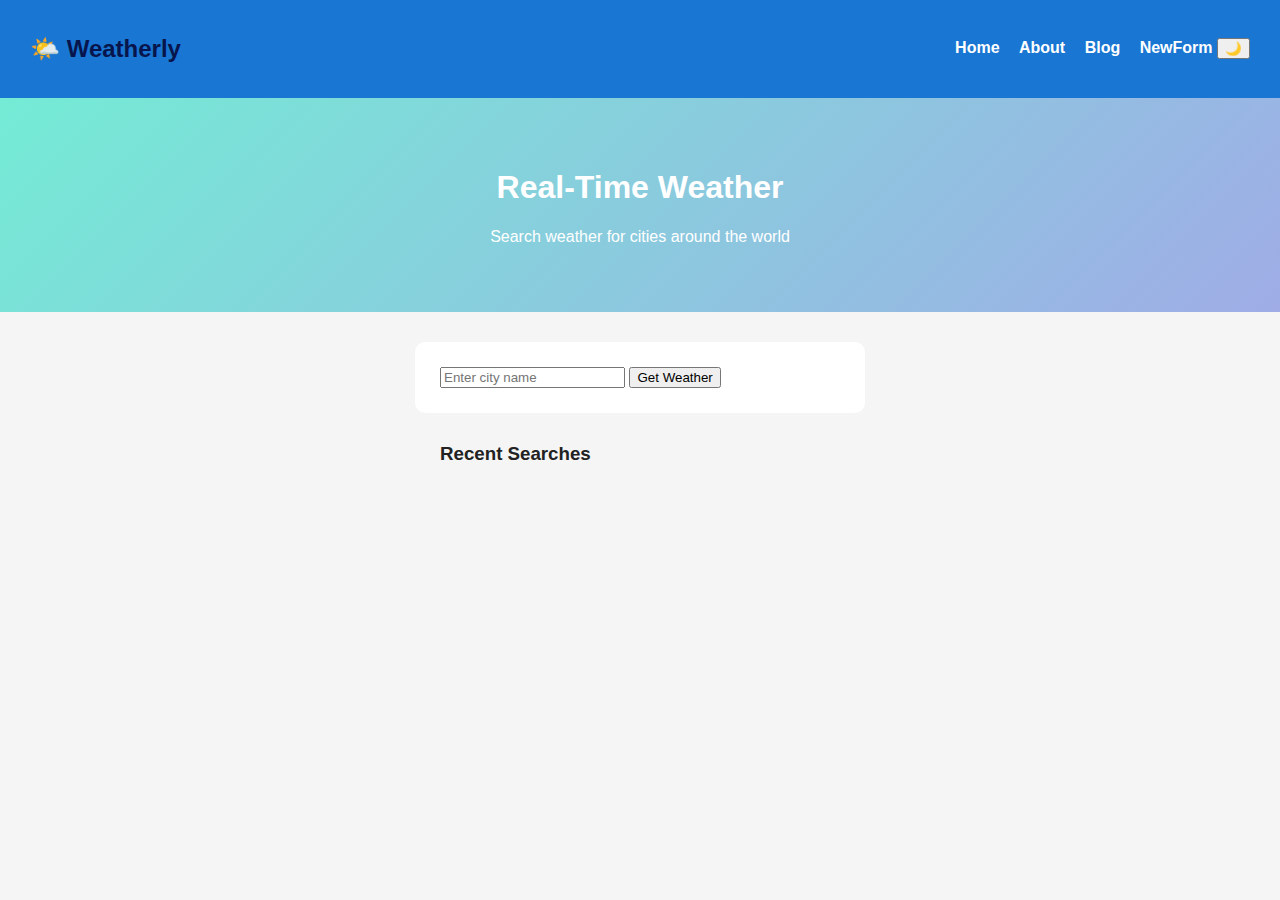
<file: index.html>
<!DOCTYPE html>
<html lang="en">
<head>
  <meta charset="UTF-8" />
  <title>Weatherly</title>
  <link rel="stylesheet" href="css/style.css" />
  <link rel="stylesheet" href="css/theme.css" />
</head>
<body class="light">

<header class="navbar">
  <h2>🌤️ Weatherly</h2>
  <nav>
    <a href="index.html">Home</a>
    <a href="about.html">About</a>
    <a href="blog.html">Blog</a>
    <a href="newform">NewForm</a>
    <button id="themeToggle">🌙</button>
  </nav>
</header>

<section class="hero">
  <h1>Real-Time Weather</h1>
  <p>Search weather for cities around the world</p>
</section>

<section class="weather-card">
  <input id="cityInput" placeholder="Enter city name" />
  <button id="searchBtn">Get Weather</button>

  <div id="weatherResult" class="result"></div>
</section>

<section class="recent">
  <h3>Recent Searches</h3>
  <ul id="recentCities"></ul>
</section>

<script src="js/storage.js"></script>
<script src="js/app.js"></script>
<script src="js/theme.js"></script>
</body>
</html>
</file>
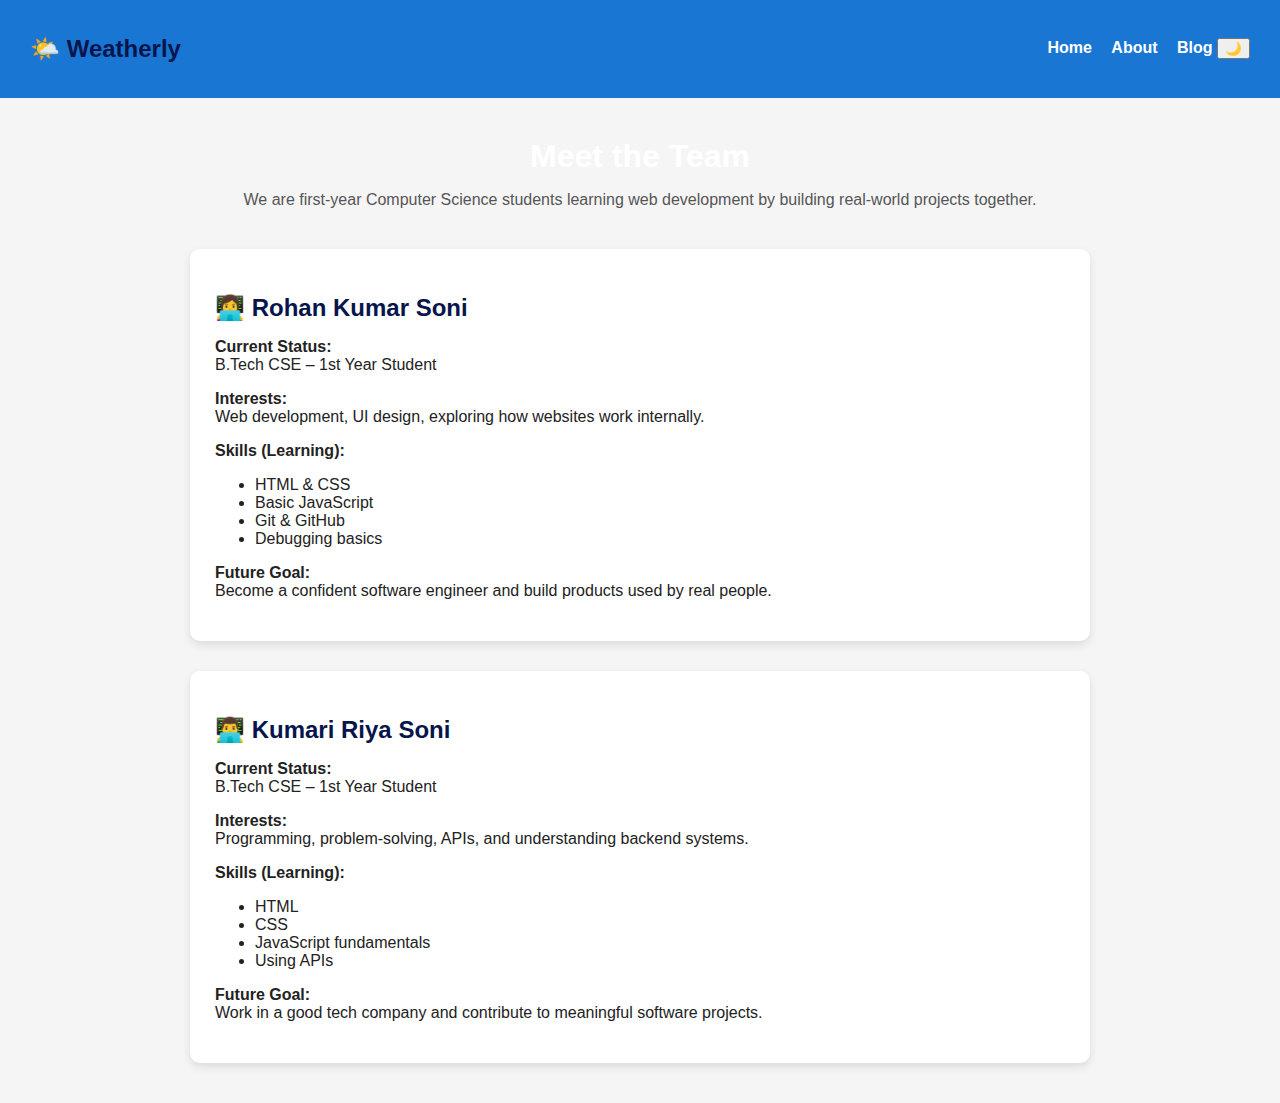
<file: about.html>
<!DOCTYPE html>
<html lang="en">
<head>
  <meta charset="UTF-8" />
  <title>About Us | Weatherly</title>
  <link rel="stylesheet" href="css/style.css" />
  <link rel="stylesheet" href="css/theme.css" />
</head>
<body class="light">

<header class="navbar">
  <h2>🌤️ Weatherly</h2>
  <nav>
    <a href="index.html">Home</a>
    <a href="about.html">About</a>
    <a href="blog.html">Blog</a>
    <button id="themeToggle">🌙</button>
  </nav>
</header>

<main class="about-container">

  <h1>Meet the Team</h1>
  <p class="about-intro">
    We are first-year Computer Science students learning web development by
    building real-world projects together.
  </p>

  <!-- ===== Space for Rohan ===== -->
  <section class="profile-card">
    <h2>👩‍💻 Rohan Kumar Soni </h2>

    <p>
      <strong>Current Status:</strong><br />
      B.Tech CSE – 1st Year Student
    </p>

    <p>
      <strong>Interests:</strong><br />
      Web development, UI design, exploring how websites work internally.
    </p>

    <p><strong>Skills (Learning):</strong></p>
    <ul>
      <li>HTML & CSS</li>
      <li>Basic JavaScript</li>
      <li>Git & GitHub</li>
      <li>Debugging basics</li>
    </ul>

    <p>
      <strong>Future Goal:</strong><br />
      Become a confident software engineer and build products used by real people.
    </p>
  </section>

  <!-- ===== Space for Riya ===== -->
  <section class="profile-card">
    <h2>👨‍💻 Kumari Riya Soni</h2>

    <p>
      <strong>Current Status:</strong><br />
      B.Tech CSE – 1st Year Student
    </p>

    <p>
      <strong>Interests:</strong><br />
      Programming, problem-solving, APIs, and understanding backend systems.
    </p>

    <p><strong>Skills (Learning):</strong></p>
    <ul>
      <li>HTML</li>
      <li>CSS</li>
      <li>JavaScript fundamentals</li>
      <li>Using APIs</li>
    </ul>

    <p>
      <strong>Future Goal:</strong><br />
      Work in a good tech company and contribute to meaningful software projects.
    </p>
  </section>

</main>

<script src="js/theme.js"></script>
</body>
</html>
</file>
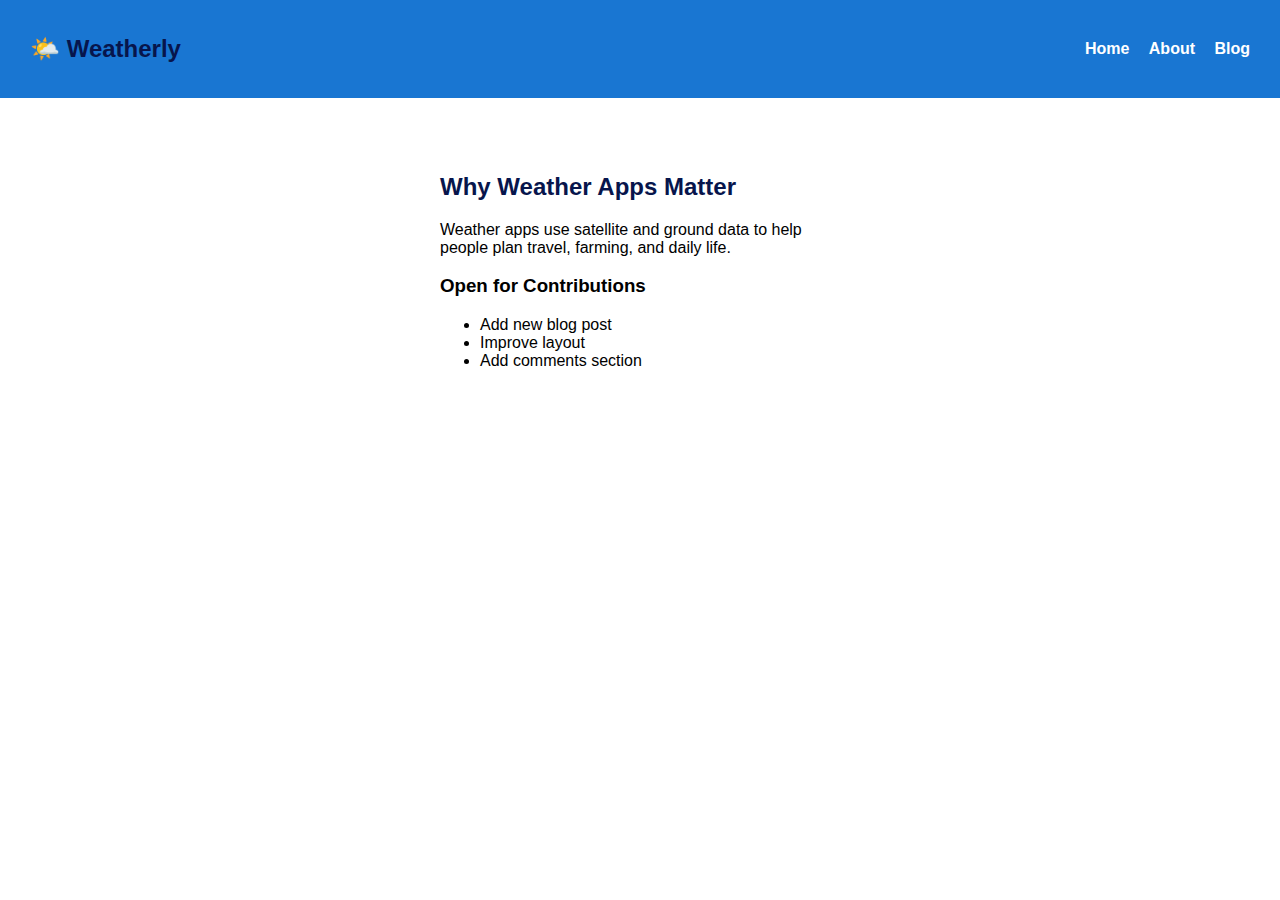
<file: blog.html>
<!DOCTYPE html>
<html lang="en">
<head>
  <meta charset="UTF-8" />
  <title>Blog | Weatherly</title>
  <link rel="stylesheet" href="css/style.css" />
</head>
<body>

<header class="navbar">
  <h2>🌤️ Weatherly</h2>
  <nav>
    <a href="index.html">Home</a>
    <a href="about.html">About</a>
    <a href="blog.html">Blog</a>
  </nav>
</header>

<main class="weather-card">
  <h2>Why Weather Apps Matter</h2>
  <p>
    Weather apps use satellite and ground data to help people plan travel,
    farming, and daily life.
  </p>

  <h3>Open for Contributions</h3>
  <ul>
    <li>Add new blog post</li>
    <li>Improve layout</li>
    <li>Add comments section</li>
  </ul>
</main>

</body>
</html>
</file>
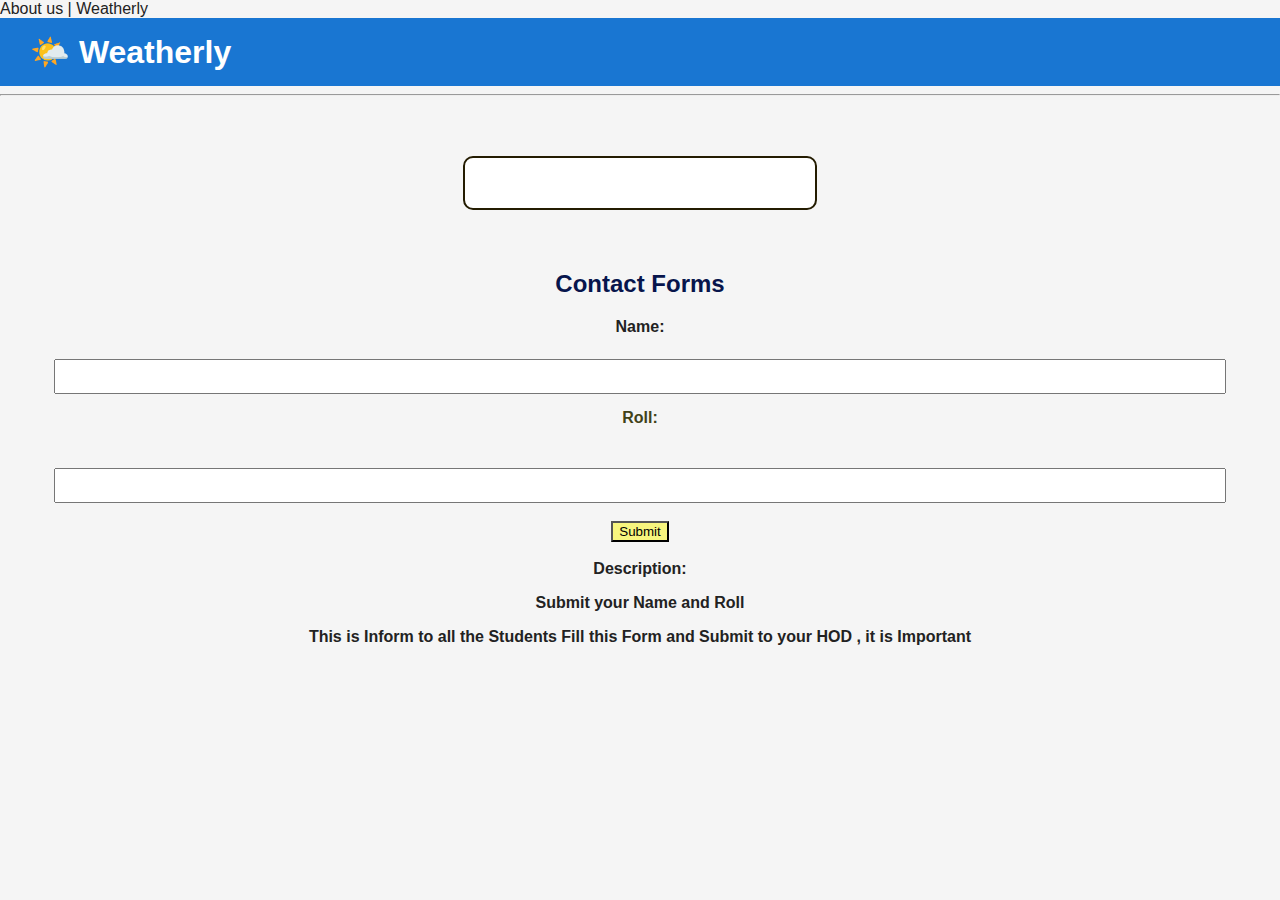
<file: form.html>
<!DOCTYPE html>
<html lang="en">
    <head>
        <meta charset="UTF-8"/>
        <tittle>About us | Weatherly</tittle>
        <link rel="stylesheet" href="css/style.css"/>
        <link rel="stylesheet" href="css/theme.css">
    </head>
<body class="light">

    <header class="navbar">
  <h1>🌤️ Weatherly</h1>
  </header><hr>
  <div class="center-box"></div>
    <h2><center>Contact Forms</center></h2>
    <form action="/action_page.php>"
        
    <label for="fname"><center><b>Name: </b></label>
    <br>
    <br>
    <input type="text" id="fname" name="fname" >
    <br>
    <label for="rname"><b>Roll: </b></label>
    <br>
    <br>
    <input type="text" id="rname" name="rname">
    <br><br>
    <input type="submit" value="Submit"></form><br><br>
</div>
    

    <strong>Description:<p>Submit your Name and Roll</p><p>This is Inform to all the Students Fill this 
        Form and Submit to your HOD , it is Important</p></center></strong>
    


</body>
</html>
</file>
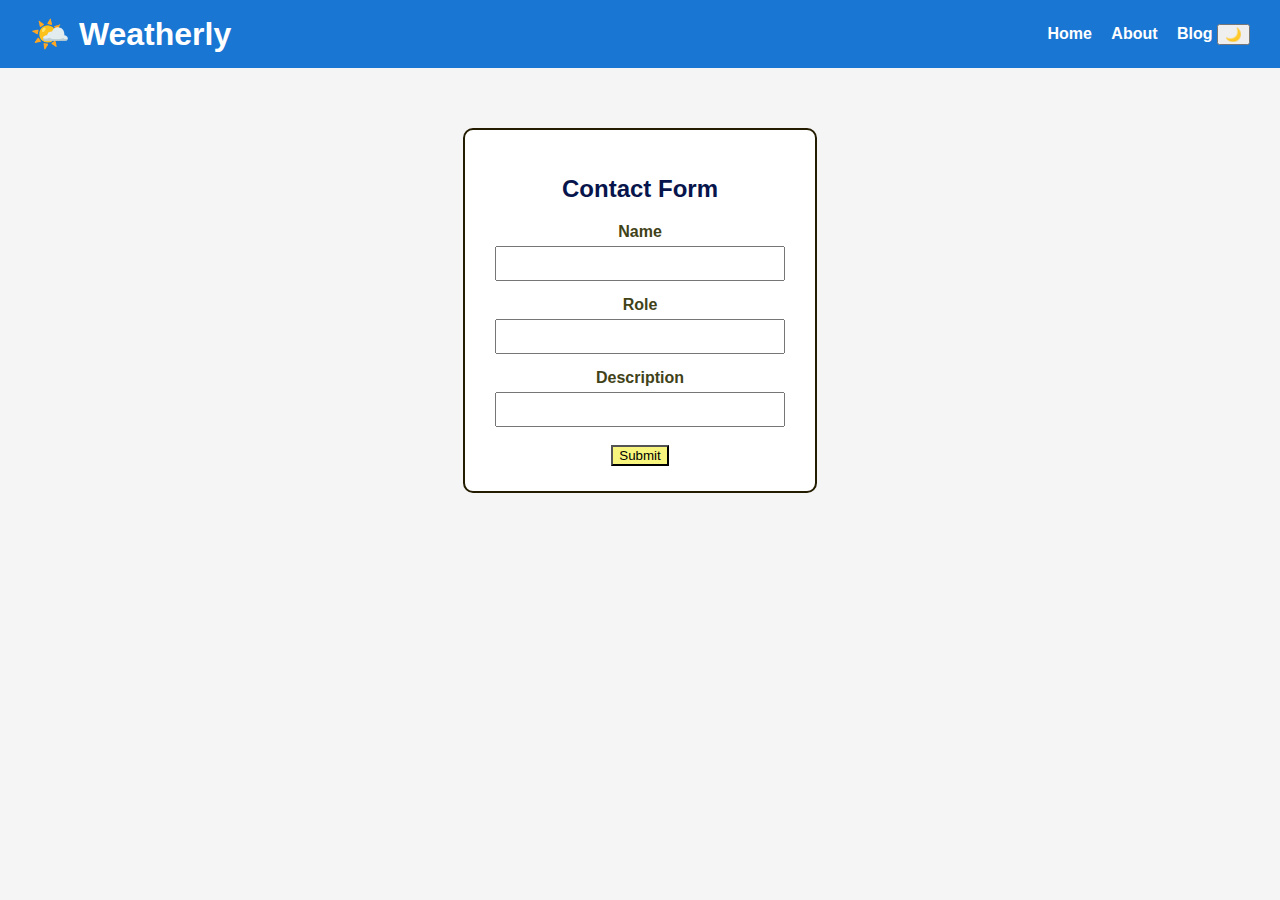
<file: newform.html>
<!DOCTYPE html>
<html lang="en">
<head>
  <meta charset="UTF-8" />
  <title>About Us | Weatherly</title>
  <link rel="stylesheet" href="css/style.css" />
  <link rel="stylesheet" href="css/theme.css" />
</head>

<body class="light">

  
<header class="navbar">
  <h1>🌤️ Weatherly</h1>

  <nav>
    <a href="index.html">Home</a>
    <a href="about.html">About</a>
    <a href="blog.html">Blog</a>
    <button id="themeToggle">🌙</button>
  </nav>
</header>
        
<div class="center-box"> 

<h2 class="form title">Contact Form</h2>

    <form action="/action_page.php">
        <label for="fname"><center>Name</label>
        <br>
        <input type="text" id="fname"
        name="fname"><br>
        <label for="lname">Role</label>
        
        <input type="text" id="lname"           
         name="lname"><br>
        <label for="Description">Description</label>
        
        <input type="text" id="Description"
        name="Description"><br><br>


        <input type="submit" value="Submit"></center>
    </form>
</div>
</body>
</html>
</file>
<file: css/style.css>
body {
  margin: 0;
  font-family: Arial, sans-serif;
}


.center-box {
    width: 200px;
    margin: auto;
    padding: 15px;
    border: 1px solid rgb(35, 178, 16);
    background: rgb(7, 3, 137);
    text-align: center;

}
body {
    font-family: Arial, sans-serif;
    margin: 0;
}

.navbar {
    color: rgb(163, 151, 151);
    padding: 15px 30px;
    display: flex;
    justify-content: space-between;
    align-items: center;
}

.navbar h1 {
    margin: 0;
}

.navbar a {
    color: white;
    text-decoration: none;
    margin-left: 20px;
    font-weight: bold;
}

.center-box {
    width: 300px;
    margin: 60px auto;
    padding: 25px;
    border: 2px solid #241c01;
    border-radius: 10px;
    background: white;
    text-align: center;
}

.form-title {
    margin-bottom: 20px;
}

form label {
    display: block;
    margin-top: 15px;
    font-weight: bold;
}

form input[type="text"] {
    width: 90%;
    padding: 8px;
    margin-top: 5px;
}

.submit-btn {
    margin-top: 20px;
    padding: 8px 15px;
    background-color: #c9a227;
    border: none;
    font-weight: bold;
    cursor: pointer;
}

.submit-btn:hover {
    background-color: #b38f1d;
}


.navbar {
  background: #1976d2;
  color: white;
  padding: 15px 30px;
  display: flex;
  justify-content: space-between;
}

h1 {
  color: white;
}
         
h2 {
  color: rgb(7, 21, 76);
  font-weight: bold;
}

label {
  color: rgb(65, 66, 24);
  font-weight: bold;
}

input[type="submit"] {
  background-color: rgb(247, 245, 126);
}


.navbar a {
  color: white;
  margin-left: 15px;
  text-decoration: none;
}

.hero {
  padding: 50px;
  text-align: center;
  background: linear-gradient(135deg, #74ebd5, #9face6);
  color: white;
}

.weather-card {
  max-width: 400px;
  margin: 30px auto;
  background: white;
  padding: 25px;
  border-radius: 10px;
}

.recent {
  max-width: 400px;
  margin: 20px auto;
}

.about-container {
  max-width: 900px;
  margin: 40px auto;
  padding: 0 20px;
}

.about-container h1 {
  text-align: center;
  margin-bottom: 10px;
}

.about-intro {
  text-align: center;
  margin-bottom: 40px;
  color: #555;
}

.profile-card {
  background: white;
  padding: 25px;
  margin-bottom: 30px;
  border-radius: 10px;
  box-shadow: 0 4px 10px rgba(0, 0, 0, 0.1);
}

.profile-card h2 {
  margin-bottom: 15px;
}
</file>
<file: css/theme.css>
body.light {
  background: #f5f5f5;
  color: #222;
}

body.dark {
  background: #121212;
  color: #eee;
}
</file>
